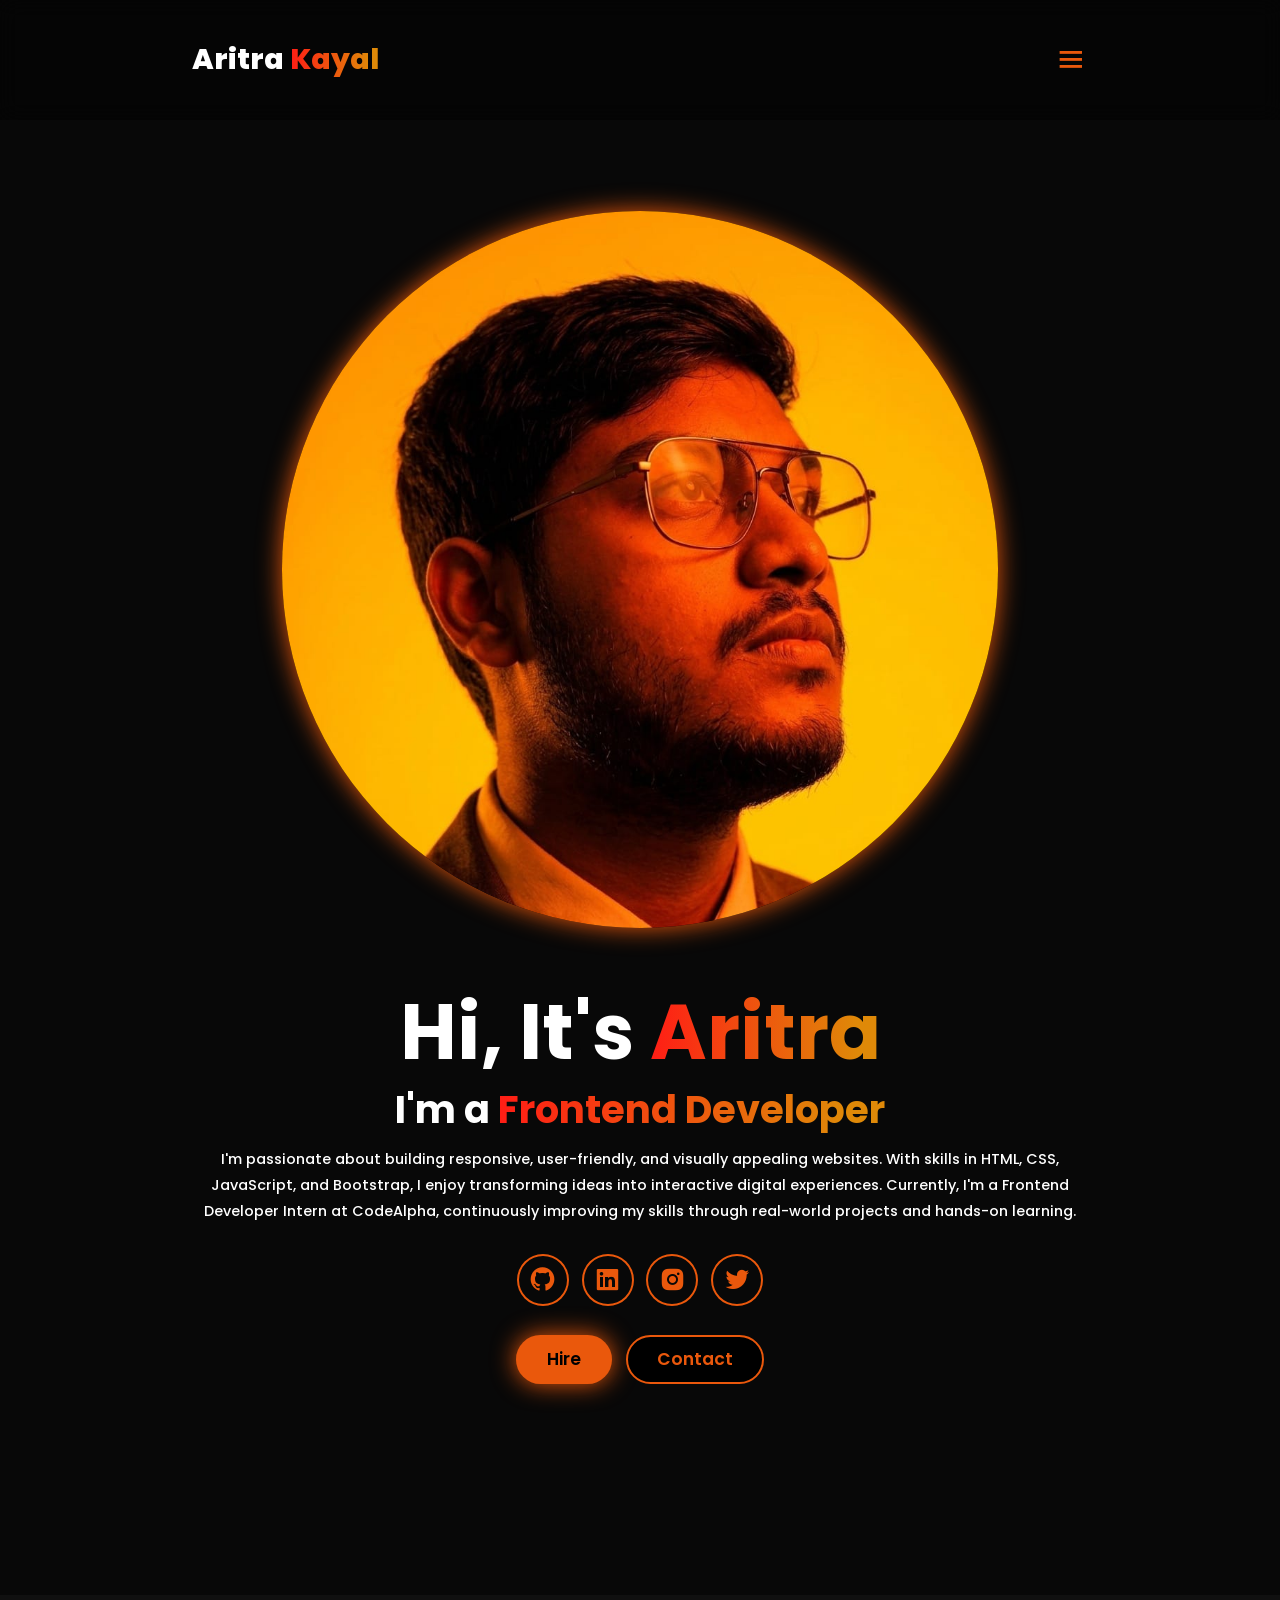
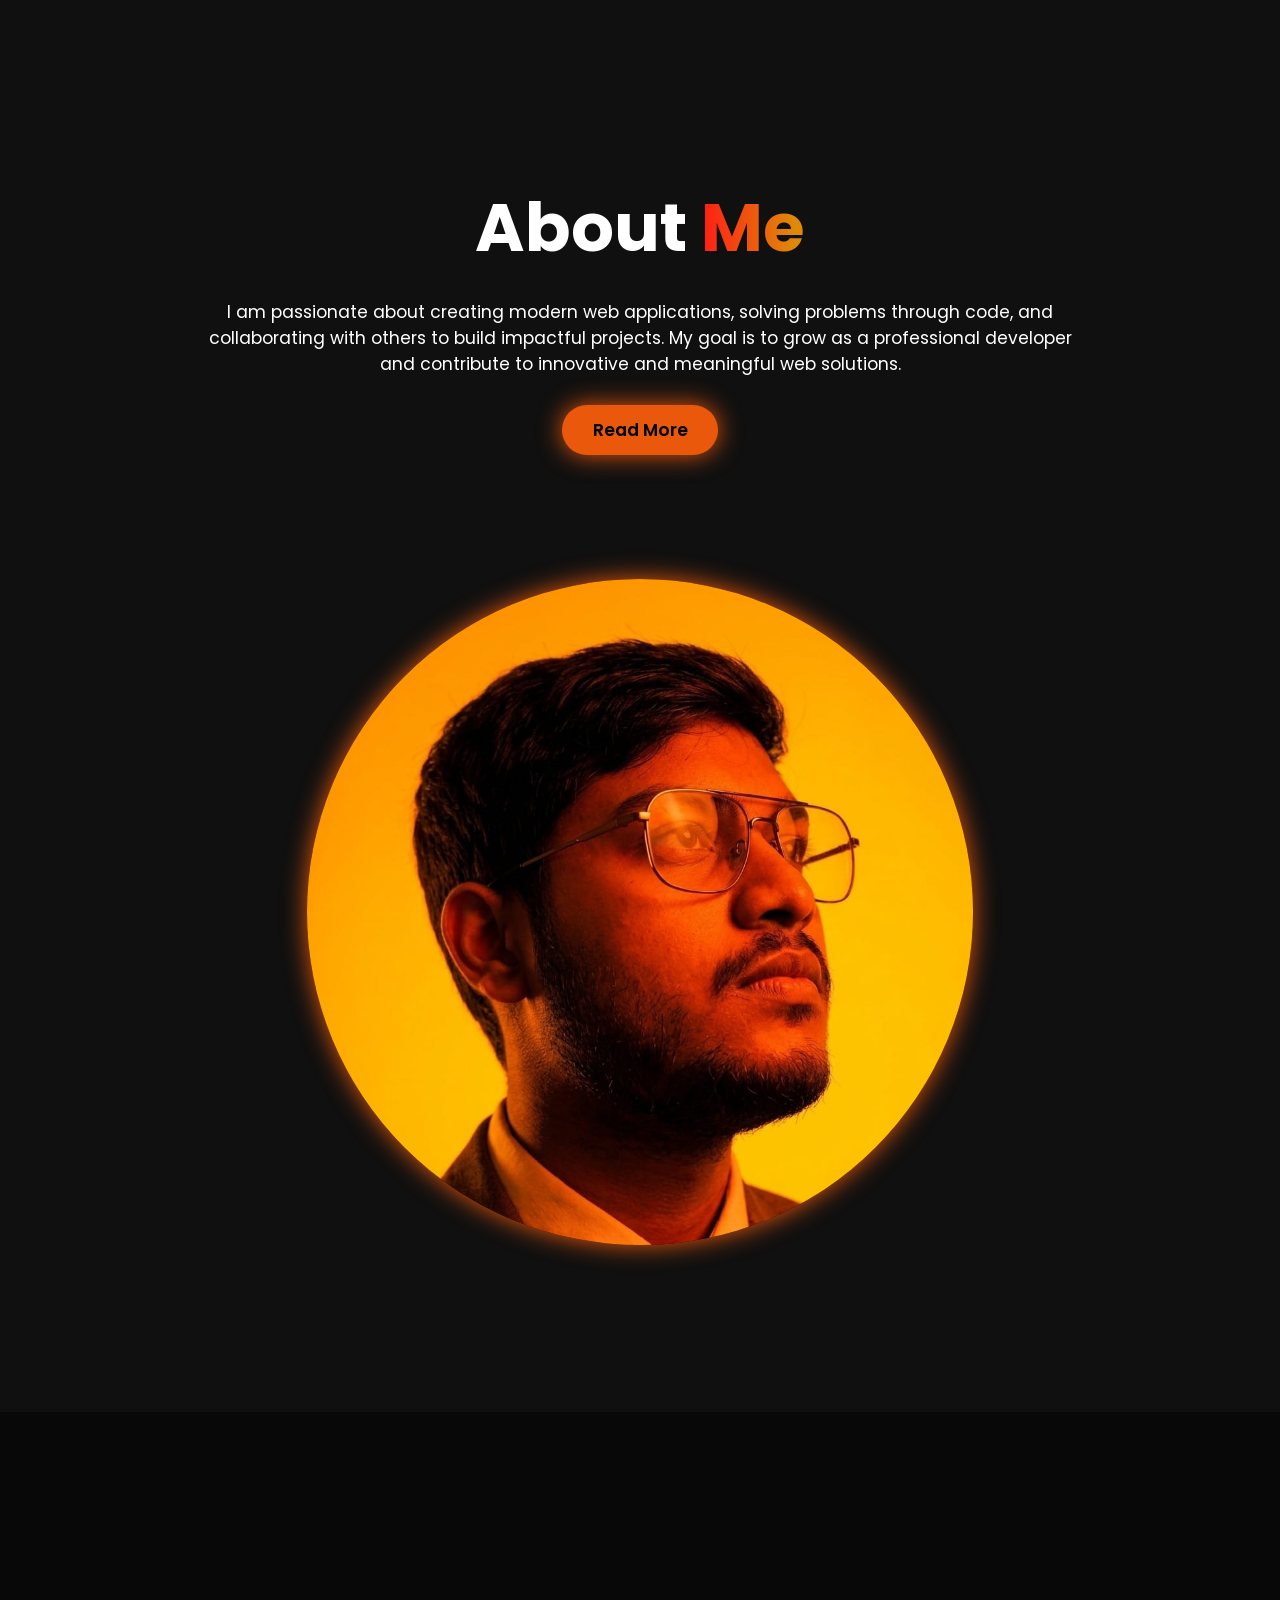
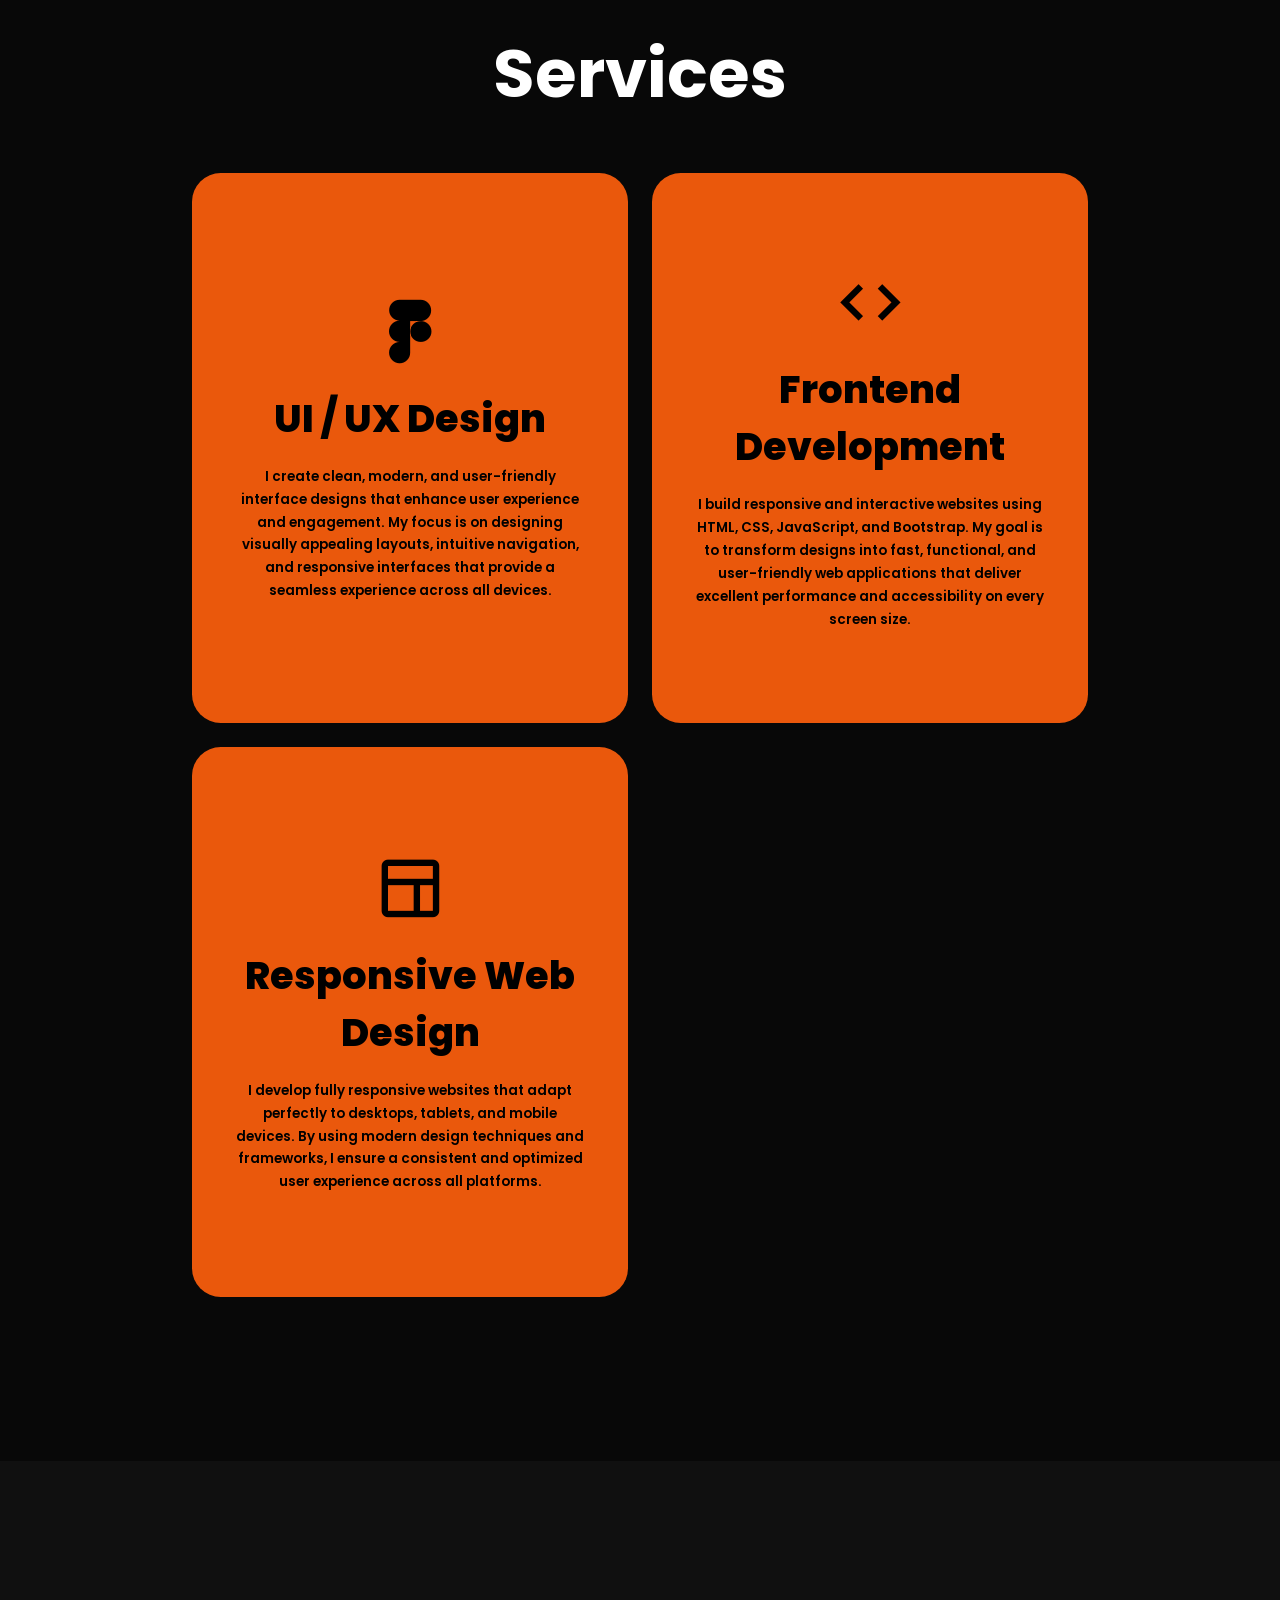
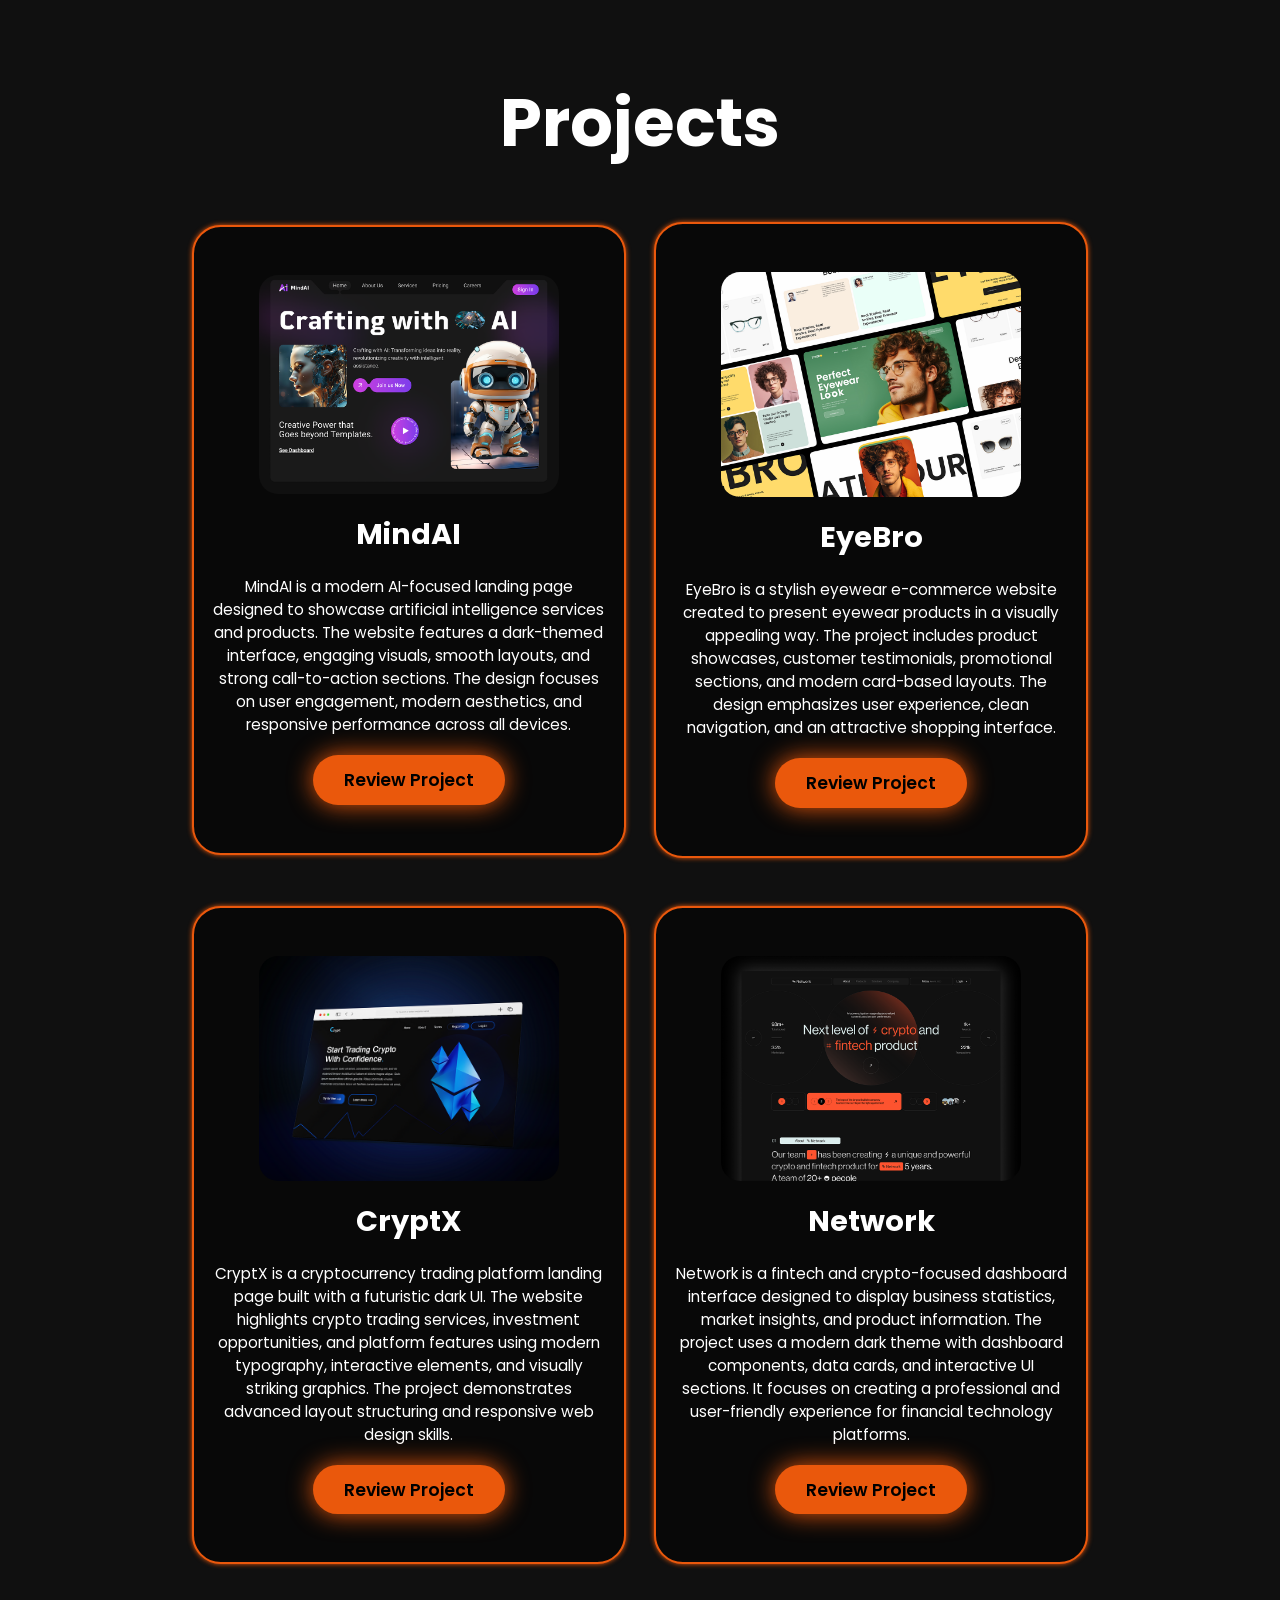
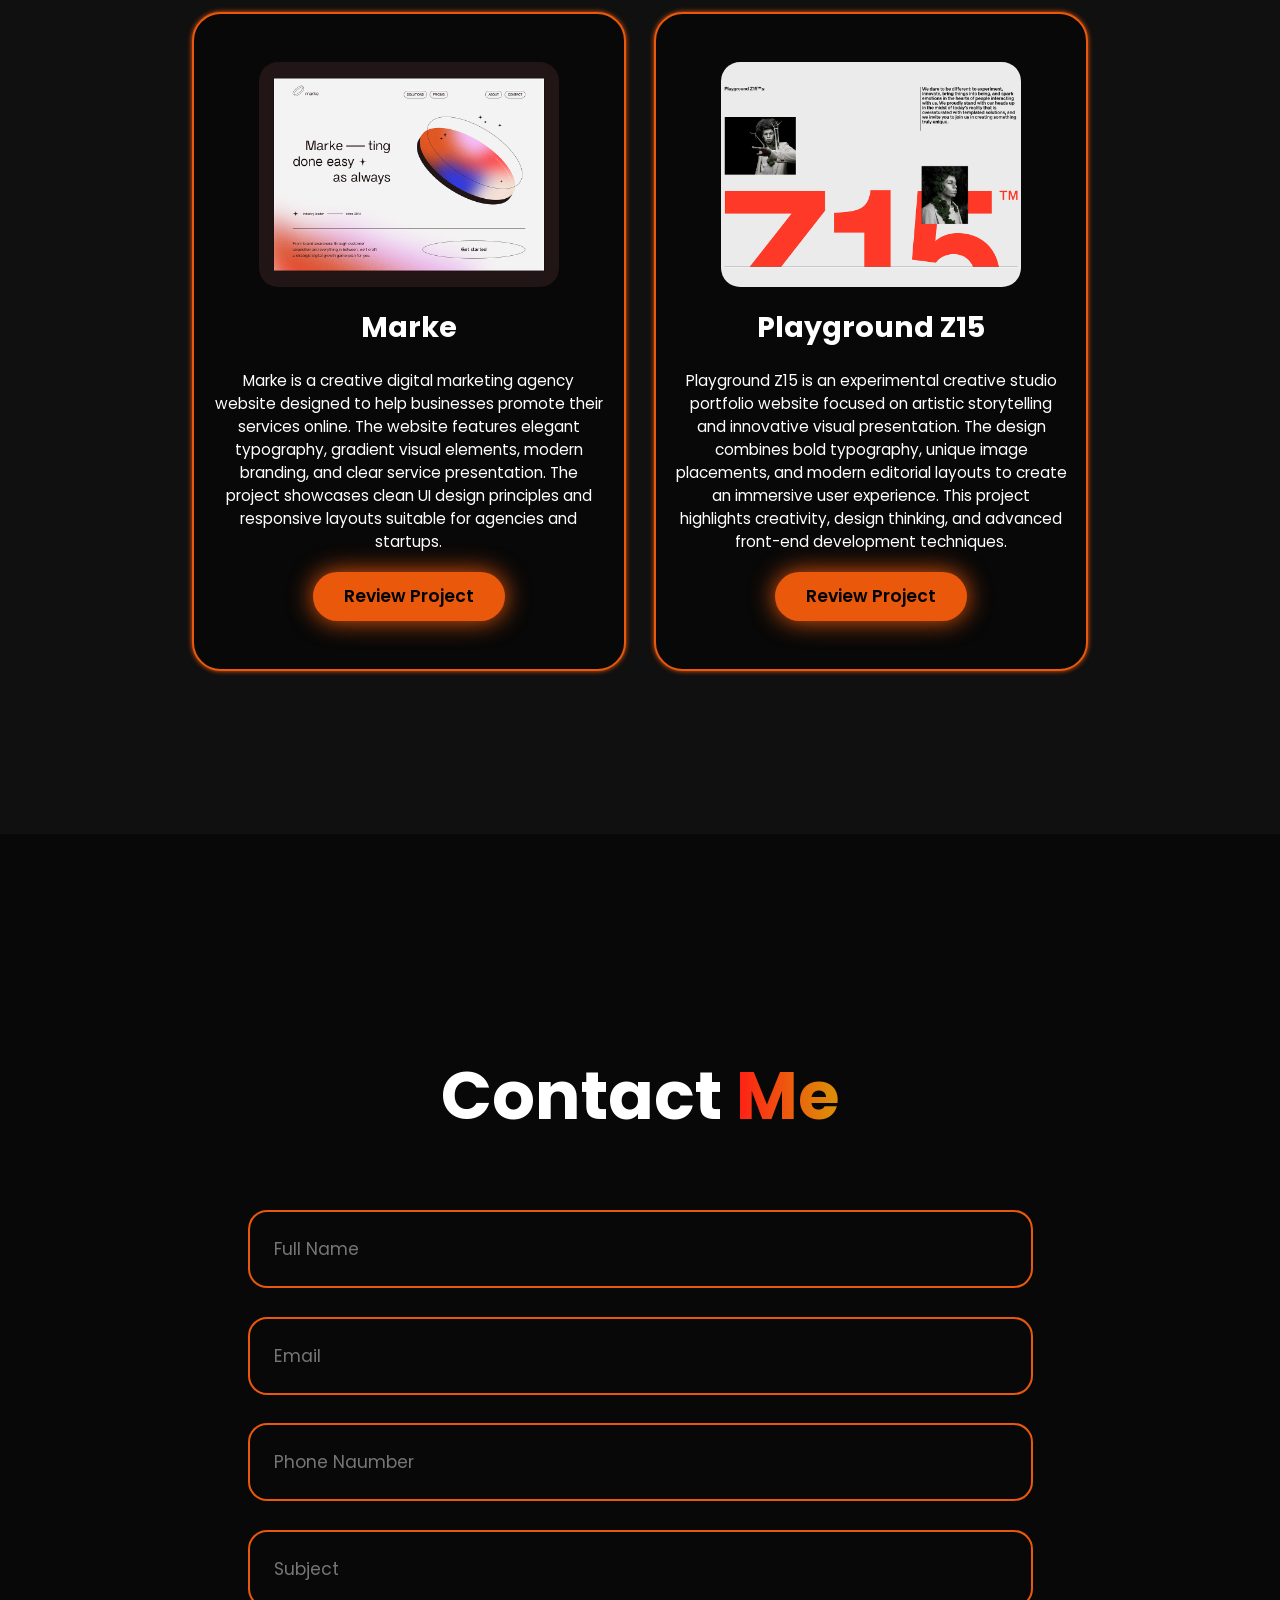
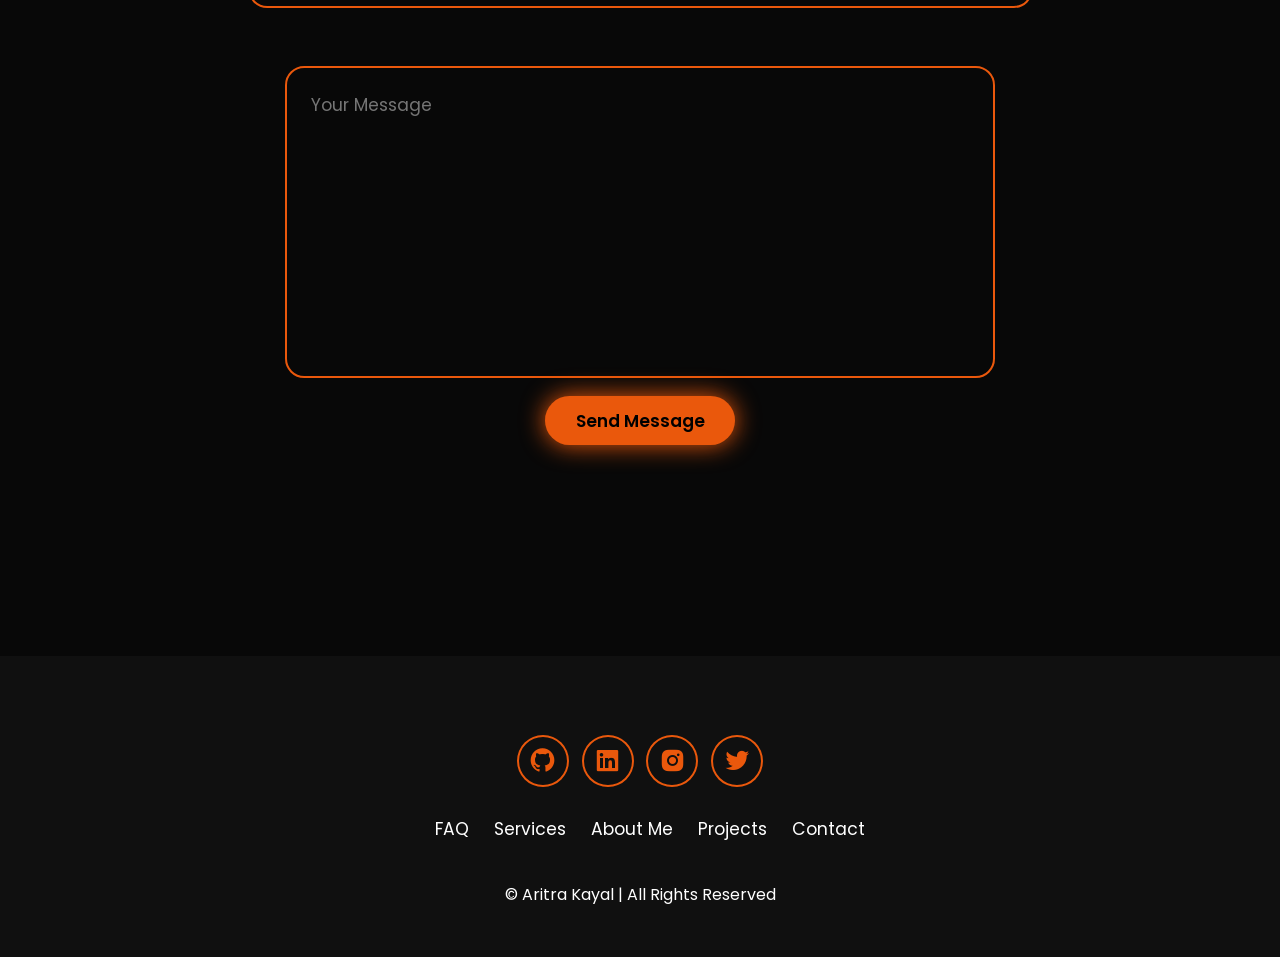
<file: CodeAlpha_Build_Your_Own_Portfolio_Site/index.html>
<!doctype html>
<html lang="en">
  <head>
    <meta charset="UTF-8" />
    <meta name="viewport" content="width=device-width, initial-scale=1.0" />
    <link rel="icon" href="assets/profileLogo1.jpeg" />
    <title>Aritra's Portfolio</title>
    <link rel="stylesheet" href="style.css" />
    <link
      href="https://unpkg.com/boxicons@2.1.4/css/boxicons.min.css"
      rel="stylesheet"
    />
    <link rel="preconnect" href="https://fonts.googleapis.com" />
    <link rel="preconnect" href="https://fonts.gstatic.com" crossorigin />
    <link
      href="https://fonts.googleapis.com/css2?family=Poppins:ital,wght@0,100;0,200;0,300;0,400;0,500;0,600;0,700;0,800;0,900;1,100;1,200;1,300;1,400;1,500;1,600;1,700;1,800;1,900&display=swap"
      rel="stylesheet"
    />
  </head>
  <body>
    <header>
      <a href="#home" class="logo"> Aritra <span>Kayal</span> </a>
      <i class="bx bx-menu" id="menu-icon"></i>
      <nav class="navbar">
        <a href="#home">Home</a>
        <a href="#about">About</a>
        <a href="#services">Services</a>
        <a href="#projects">Projects</a>
        <a href="#contact">Contact</a>
      </nav>
      <button class="gradient-btn">Contact Me</button>
    </header>
    <section class="home" id="home">
      <div class="home-content">
        <h1>Hi, It's <span>Aritra</span></h1>
        <h3>I'm a <span>Frontend Developer</span></h3>
        <p>
          I'm passionate about building responsive, user-friendly, and visually
          appealing websites. With skills in HTML, CSS, JavaScript, and
          Bootstrap, I enjoy transforming ideas into interactive digital
          experiences. Currently, I'm a Frontend Developer Intern at CodeAlpha,
          continuously improving my skills through real-world projects and
          hands-on learning.
        </p>
        <div class="social-icons">
          <a href="#">
            <i class="bx bxl-github"></i>
          </a>
          <a href="#">
            <i class="bx bxl-linkedin-square"></i>
          </a>
          <a href="#">
            <i class="bx bxl-instagram-alt"></i>
          </a>
          <a href="#">
            <i class="bx bxl-twitter"></i>
          </a>
        </div>
        <div class="btn-group">
          <a href="#" class="btn">Hire</a>
          <a href="#contact" class="btn">Contact</a>
        </div>
      </div>
      <div class="home-img">
        <img src="assets/image.jpeg" alt="profileImg" />
      </div>
    </section>
    <section class="about" id="about">
      <div class="about-img">
        <img src="assets/image.jpeg" alt="myphoto" />
      </div>
      <div class="about-content">
        <h2>About <span>Me</span></h2>
        <p>
          I am passionate about creating modern web applications, solving
          problems through code, and collaborating with others to build
          impactful projects. My goal is to grow as a professional developer and
          contribute to innovative and meaningful web solutions.
        </p>
        <a href="#" class="btn">Read More</a>
      </div>
    </section>
    <section class="services" id="services">
      <h2 class="heading">Services</h2>
      <div class="services-container">
        <div class="service-box">
          <div class="service-info">
            <i class="bx bxl-figma"></i>
            <h4>UI / UX Design</h4>
            <p>
              I create clean, modern, and user-friendly interface designs that
              enhance user experience and engagement. My focus is on designing
              visually appealing layouts, intuitive navigation, and responsive
              interfaces that provide a seamless experience across all devices.
            </p>
          </div>
        </div>
        <div class="service-box">
          <div class="service-info">
            <i class="bx bx-code"></i>
            <h4>Frontend Development</h4>
            <p>
              I build responsive and interactive websites using HTML, CSS,
              JavaScript, and Bootstrap. My goal is to transform designs into
              fast, functional, and user-friendly web applications that deliver
              excellent performance and accessibility on every screen size.
            </p>
          </div>
        </div>
        <div class="service-box">
          <div class="service-info">
            <i class="bx bx-layout"></i>
            <h4>Responsive Web Design</h4>
            <p>
              I develop fully responsive websites that adapt perfectly to
              desktops, tablets, and mobile devices. By using modern design
              techniques and frameworks, I ensure a consistent and optimized
              user experience across all platforms.
            </p>
          </div>
        </div>
      </div>
    </section>
    <section class="projects" id="projects">
      <h2 class="heading">Projects</h2>
      <div class="projects-box">
        <div class="project-card">
          <img src="assets/projectImg1.png" alt="project1" />
          <h3>MindAI</h3>
          <p>
            MindAI is a modern AI-focused landing page designed to showcase
            artificial intelligence services and products. The website features
            a dark-themed interface, engaging visuals, smooth layouts, and
            strong call-to-action sections. The design focuses on user
            engagement, modern aesthetics, and responsive performance across all
            devices.
          </p>
          <div class="btn">Review Project</div>
        </div>
        <div class="project-card">
          <img src="assets/projectImg2.png" alt="project1" />
          <h3>EyeBro</h3>
          <p>
            EyeBro is a stylish eyewear e-commerce website created to present
            eyewear products in a visually appealing way. The project includes
            product showcases, customer testimonials, promotional sections, and
            modern card-based layouts. The design emphasizes user experience,
            clean navigation, and an attractive shopping interface.
          </p>
          <div class="btn">Review Project</div>
        </div>
        <div class="project-card">
          <img src="assets/projectImg3.png" alt="project1" />
          <h3>CryptX</h3>
          <p>
            CryptX is a cryptocurrency trading platform landing page built with
            a futuristic dark UI. The website highlights crypto trading
            services, investment opportunities, and platform features using
            modern typography, interactive elements, and visually striking
            graphics. The project demonstrates advanced layout structuring and
            responsive web design skills.
          </p>
          <div class="btn">Review Project</div>
        </div>
        <div class="project-card">
          <img src="assets/projectImg4.png" alt="project1" />
          <h3>Network</h3>
          <p>
            Network is a fintech and crypto-focused dashboard interface designed
            to display business statistics, market insights, and product
            information. The project uses a modern dark theme with dashboard
            components, data cards, and interactive UI sections. It focuses on
            creating a professional and user-friendly experience for financial
            technology platforms.
          </p>
          <div class="btn">Review Project</div>
        </div>
        <div class="project-card">
          <img src="assets/projectImg5.png" alt="project1" />
          <h3>Marke</h3>
          <p>
            Marke is a creative digital marketing agency website designed to
            help businesses promote their services online. The website features
            elegant typography, gradient visual elements, modern branding, and
            clear service presentation. The project showcases clean UI design
            principles and responsive layouts suitable for agencies and
            startups.
          </p>
          <div class="btn">Review Project</div>
        </div>
        <div class="project-card">
          <img src="assets/projectImg6.png" alt="project1" />
          <h3>Playground Z15</h3>
          <p>
            Playground Z15 is an experimental creative studio portfolio website
            focused on artistic storytelling and innovative visual presentation.
            The design combines bold typography, unique image placements, and
            modern editorial layouts to create an immersive user experience.
            This project highlights creativity, design thinking, and advanced
            front-end development techniques.
          </p>
          <div class="btn">Review Project</div>
        </div>
      </div>
    </section>
    <section class="contact" id="contact">
      <h2 class="heading">Contact <span>Me</span></h2>
      <form action="#">
        <div class="input-group">
          <div class="input-box">
            <input type="text" placeholder="Full Name" />
            <input type="email" placeholder="Email" />
          </div>
          <div class="input-box">
            <input type="number" placeholder="Phone Naumber" />
            <input type="text" placeholder="Subject" />
          </div>
        </div>
        <div class="input-group-2">
          <textarea placeholder="Your Message" cols="30" rows="10"></textarea>
          <input type="submit" value="Send Message" class="btn" />
        </div>
      </form>
    </section>
    <footer class="footer">
      <div class="social-icons">
        <a href="#">
          <i class="bx bxl-github"></i>
        </a>
        <a href="#">
          <i class="bx bxl-linkedin-square"></i>
        </a>
        <a href="#">
          <i class="bx bxl-instagram-alt"></i>
        </a>
        <a href="#">
          <i class="bx bxl-twitter"></i>
        </a>
      </div>
      <ul class="list">
        <li>
          <a href="#">FAQ</a>
        </li>
        <li>
          <a href="#services">Services</a>
        </li>
        <li>
          <a href="#about">About Me</a>
        </li>
        <li>
          <a href="#projects">Projects</a>
        </li>
        <li>
          <a href="#contact">Contact</a>
        </li>
      </ul>
      <p class="copyright">© Aritra Kayal | All Rights Reserved</p>
    </footer>
    <script src="script.js"></script>
  </body>
</html>
</file>
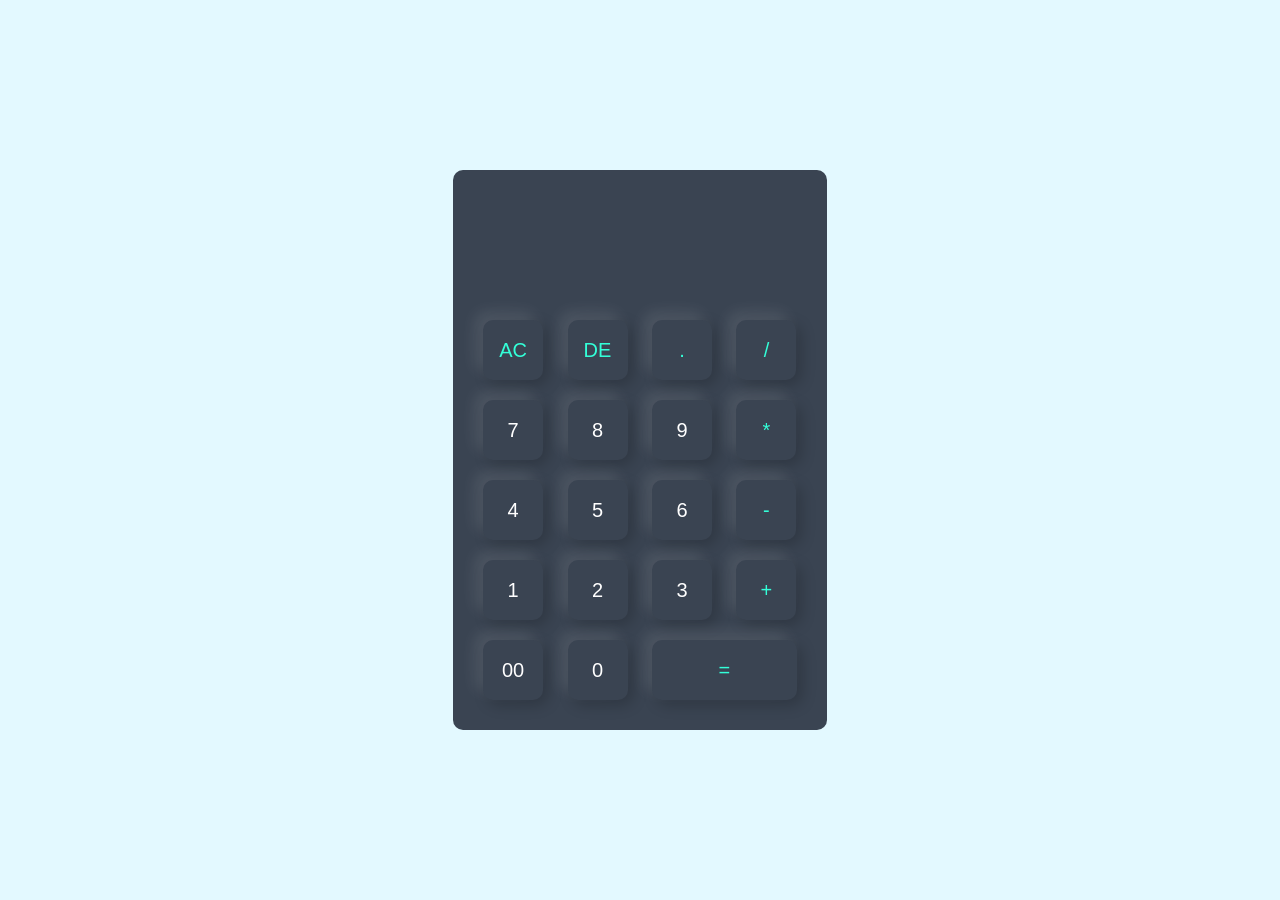
<file: CodeAlpha_Build_a_Calculator/.dist/index.html>
<!doctype html>
<html lang="en">
  <head>
    <meta charset="UTF-8" />
    <meta name="viewport" content="width=device-width, initial-scale=1.0" />
    <title>Claculator</title>
    <link rel="stylesheet" href="style.css" />
  </head>
  <body>
    <div class="container">
      <div class="calculator">
        <form>
          <div class="display">
            <input type="text" name="display" />
          </div>
          <div>
            <input
              type="button"
              value="AC"
              onclick="display.value = ''"
              class="operator"
            />
            <input
              type="button"
              value="DE"
              onclick="display.value = display.value.toString().slice(0, -1)"
              class="operator"
            />
            <input
              type="button"
              value="."
              onclick="display.value += '.'"
              class="operator"
            />
            <input
              type="button"
              value="/"
              onclick="display.value += '/'"
              class="operator"
            />
          </div>
          <div>
            <input type="button" value="7" onclick="display.value += '7'" />
            <input type="button" value="8" onclick="display.value += '8'" />
            <input type="button" value="9" onclick="display.value += '9'" />
            <input
              type="button"
              value="*"
              onclick="display.value += '*'"
              class="operator"
            />
          </div>
          <div>
            <input type="button" value="4" onclick="display.value += '4'" />
            <input type="button" value="5" onclick="display.value += '5'" />
            <input type="button" value="6" onclick="display.value += '6'" />
            <input
              type="button"
              value="-"
              onclick="display.value += '-'"
              class="operator"
            />
          </div>
          <div>
            <input type="button" value="1" onclick="display.value += '1'" />
            <input type="button" value="2" onclick="display.value += '2'" />
            <input type="button" value="3" onclick="display.value += '3'" />
            <input
              type="button"
              value="+"
              onclick="display.value += '+'"
              class="operator"
            />
          </div>
          <div>
            <input type="button" value="00" onclick="display.value += '00'" />
            <input type="button" value="0" onclick="display.value += '0'" />
            <input
              type="button"
              value="="
              class="equal operator"
              onclick="display.value = eval(display.value)"
            />
          </div>
        </form>
      </div>
    </div>
  </body>
</html>
</file>
<file: CodeAlpha_Build_Your_Own_Portfolio_Site/style.css>
* {
  margin: 0;
  padding: 0;
  box-sizing: border-box;
  text-decoration: none;
  scroll-behavior: smooth;
  font-family: "Poppins", sans-serif;
}
:root {
  --bg-color: #080808;
  --second-bg-color: #101010;
  --text-color: white;
  --main-color: #ea580c;
}
html {
  font-size: 60%;
  overflow-x: hidden;
}

body {
  background: var(--bg-color);
  color: var(--text-color);
}

header {
  position: fixed;
  width: 100%;
  top: 0;
  left: 0;
  padding: 4rem 15%;
  background: rgba(0, 0, 0, 0.3);
  backdrop-filter: blur(10px);
  display: flex;
  justify-content: space-between;
  align-items: center;
  z-index: 1000;
}
#menu-icon {
  font-size: 3.5rem;
  color: var(--main-color);
  display: none;
}

.logo {
  font-size: 3rem;
  color: var(--text-color);
  font-weight: 800;
  cursor: pointer;
  transition: 0.3s ease-in-out;
}

.logo:hover {
  transform: scale(1.1);
}

span {
  background: linear-gradient(270deg, #df8908 10%, #ff1d15 100%);
  background-clip: text;
  color: transparent;
}

.navbar a {
  font-size: 1.8rem;
  color: var(--text-color);
  margin-left: 4rem;
  font-weight: 500;
  transition: 0.3s ease-in-out;
  border-bottom: 3px solid transparent;
}

.navbar a:hover {
  color: var(--main-color);
  border-bottom: 3px solid var(--main-color);
}

.gradient-btn {
  border: none;
  font-size: 1.8rem;
  padding: 1rem 2rem;
  border-radius: 3rem;
  background: linear-gradient(270deg, #df8908 10%, #ff1d15 100%);
  letter-spacing: 1px;
  cursor: pointer;
  transition: 0.3s ease-in-out;
  color: var(--text-color);
  text-wrap: nowrap;
}

.gradient-btn:hover {
  transform: scale(1.05);
}

section {
  min-height: 100vh;
  padding: 17rem 15%;
}

.home {
  display: flex;
  align-items: center;
  justify-content: center;
  gap: 15rem;
}

.home-content {
  display: flex;
  flex-direction: column;
  align-items: flex-end;
  text-align: right;
}

.home-content h1 {
  font-size: 8rem;
  font-weight: 700;
  margin-top: 1.5rem;
  line-height: 1;
}

.home-content h3 {
  margin: 1rem 0;
  font-size: 4rem;
}

.home-content p {
  font-size: 1.5rem;
  font-weight: 500;
  line-height: 1.8;
}

.home-img img {
  width: 27.5vw;
  border-radius: 50%;
  box-shadow: 0 0 25px var(--main-color);
  transition: 0.4s ease-in-out;
}

.home-img img:hover {
  box-shadow:
    0 0 25px var(--main-color),
    0 0 50px var(--main-color),
    0 0 100px var(--main-color);
}

.social-icons a {
  display: inline-flex;
  align-items: center;
  justify-content: center;
  font-size: 3rem;
  padding: 1rem;
  background: transparent;
  border: 2px solid var(--main-color);
  border-radius: 50%;
  margin: 3rem 0.5rem;
  transition: 0.3s ease-in-out;
  color: var(--main-color);
}

.social-icons a:hover {
  color: var(--text-color);
  background-color: var(--main-color);
  transform: scale(1.2) translateY(-5px);
  box-shadow: 0 0 25px var(--main-color);
}

.btn-group {
  display: flex;
  gap: 1.5rem;
}

.btn {
  display: inline-block;
  padding: 1rem 3rem;
  background-color: var(--main-color);
  box-shadow: 0 0 25px var(--main-color);
  border-radius: 3rem;
  font-size: 1.8rem;
  color: black;
  border: 2px solid transparent;
  font-weight: 600;
  transition: 0.3s ease-in-out;
}

.btn:hover {
  transform: scale(1.05);
  box-shadow:
    0 0 25px var(--main-color),
    0 0 50px var(--main-color);
}

.btn-group a:nth-of-type(2) {
  background-color: black;
  color: var(--main-color);
  border: 2px solid var(--main-color);
  box-shadow: 0 0 25px transparent;
}

.btn-group a:nth-of-type(2):hover {
  box-shadow: 0 0 50px var(--main-color);
  background-color: var(--main-color);
  color: black;
}

.about {
  display: flex;
  justify-content: center;
  align-items: center;
  gap: 10rem;
  background: var(--second-bg-color);
}

.about-img img {
  width: 32vw;
  border-radius: 50%;
  box-shadow: 0 0 25px var(--main-color);
  transition: 0.4s ease-in-out;
}

.about-img img:hover {
  box-shadow:
    0 0 25px var(--main-color),
    0 0 50px var(--main-color),
    0 0 100px var(--main-color);
}

.about-content h2 {
  font-size: 7rem;
  text-align: left;
}

.about-content p {
  font-size: 1.8rem;
}

.about-content .btn {
  margin: 3rem 0;
}

::-webkit-scrollbar {
  width: 15px;
}

::-webkit-scrollbar-thumb {
  background-color: var(--main-color);
}

::-webkit-scrollbar-track {
  background-color: var(--bg-color);
}

.heading {
  text-align: center;
  font-size: 7rem;
  margin: 5rem 0;
}

.services {
  background-color: var(--bg-color);
  color: black;
}

.services h2 {
  color: var(--text-color);
}

.services-container {
  display: grid;
  grid-template-columns: repeat(auto-fit, minmax(300px, 1fr));
  align-items: center;
  gap: 2.5rem;
}

.service-box {
  display: flex;
  justify-content: center;
  align-items: center;
  background-color: var(--main-color);
  height: 550px;
  border-radius: 3rem;
  cursor: pointer;
  border: 5px solid transparent;
  transition: 0.3s ease-in-out;
}

.service-box:hover {
  background-color: var(--second-bg-color);
  color: var(--main-color);
  border: 5px solid var(--main-color);
  transform: scale(1.03);
}

.service-info {
  display: flex;
  flex-direction: column;
  text-align: center;
  justify-content: center;
  align-items: center;
  padding: 5rem 4rem;
}

.service-info h4 {
  font-size: 4rem;
  margin: 2rem 0;
  font-weight: 800;
}

.service-info p {
  font-size: 1.4rem;
  font-weight: 600;
  line-height: 1.7;
}

.service-info i {
  font-size: 8rem;
}

.projects {
  background-color: var(--second-bg-color);
}

.projects-box {
  display: grid;
  grid-template-columns: repeat(auto-fit, minmax(350px, 1fr));
  place-items: center;
  gap: 3rem;
  row-gap: 5rem;
}

.project-card {
  display: flex;
  flex-direction: column;
  align-items: center;
  justify-content: center;
  text-align: center;
  background-color: var(--bg-color);
  border: 2px solid var(--main-color);
  border-radius: 3rem;
  gap: 2rem;
  padding: 5rem 2rem;
  overflow: hidden;
  cursor: pointer;
  box-shadow: 0 0 5px var(--main-color);
  transition: 0.3s ease-in-out;
}

.project-card:hover {
  box-shadow:
    0 0 25px var(--main-color),
    0 0 50px var(--main-color);
  transform: scale(1.02);
}

.project-card img {
  max-width: 300px;
  border-radius: 2rem;
  object-fit: cover;
}

.project-card h3 {
  font-size: 3rem;
}

.project-card p {
  font-size: 1.6rem;
}

.contact {
  background-color: var(--bg-color);
}

.contact h2 {
  margin-bottom: 3rem;
  color: var(--text-color);
}

.contact form {
  display: flex;
  align-items: center;
  justify-content: center;
  gap: 3rem;
  margin: 5rem 0;
  text-align: center;
}

.contact form .input-box input,
.contact form textarea {
  width: 100%;
  padding: 2.5rem;
  font-size: 1.8rem;
  color: var(--text-color);
  background-color: var(--bg-color);
  border-radius: 2rem;
  border: 2px solid var(--main-color);
  margin: 1.5rem 0;
  resize: none;
}

.footer {
  background-color: var(--second-bg-color);
  padding: 50px 0;
}

.footer .social-icons {
  text-align: center;
}

.footer ul {
  text-align: center;
  font-size: 1.8rem;
}

.footer ul li {
  display: inline-block;
  margin-left: 20px;
}

.footer ul li a {
  color: white;
  border-bottom: 3px solid transparent;
  transition: 0.3s ease-in-out;
}

.footer ul li a:hover {
  border-bottom: 3px solid var(--main-color);
}

.footer .copyright {
  text-align: center;
  margin-top: 40px;
  font-size: 16px;
}

@media (max-width: 1285px) {
  #menu-icon {
    display: block;
  }
  .navbar {
    position: absolute;
    top: 100%;
    right: 0;
    width: 50%;
    padding: 1rem 3rem;
    background: rgba(0, 0, 0, 0.8);
    border-bottom-left-radius: 2rem;
    border-left: 2px solid var(--main-color);
    border-bottom: 2px solid var(--main-color);
    display: none;
  }
  .navbar a {
    display: block;
    font-size: 2rem;
    margin: 3rem 0;
    color: var(--text-color);
  }
  .navbar.active {
    display: block;
  }
  .gradient-btn {
    display: none;
  }
  .home {
    flex-direction: column-reverse;
    margin: 5rem 0;
    gap: 5rem;
  }
  .home-content {
    align-items: center;
    text-align: center;
  }
  .home-img img {
    width: 56vw;
  }
  .about {
    flex-direction: column-reverse;
    text-align: center;
  }
  .about h2 {
    text-align: center;
    margin: 2rem 0;
  }
  .about img {
    width: 52vw;
  }
  .contact form {
    flex-direction: column;
  }
}
</file>
<file: CodeAlpha_Build_a_Calculator/.dist/style.css>
* {
  margin: 0;
  padding: 0;
  font-family: "Poppines", sans-serif;
  box-sizing: border-box;
}

.container {
  width: 100%;
  height: 100vh;
  background: #e3f9ff;
  display: flex;
  align-items: center;
  justify-content: center;
}

.calculator {
  background: #3a4452;
  padding: 20px;
  border-radius: 10px;
}

.calculator form input {
  border: none;
  outline: 0;
  width: 60px;
  height: 60px;
  border-radius: 10px;
  box-shadow:
    -8px -8px 15px rgba(255, 255, 255, 0.1),
    5px 5px 15px rgba(0, 0, 0, 0.2);
  background: transparent;
  font-size: 20px;
  color: #fff;
  cursor: pointer;
  margin: 10px;
}

form .display {
  display: flex;
  justify-content: flex-end;
  margin: 20px 0;
}

form .display input {
  text-align: right;
  flex: 1;
  font-size: 45px;
  box-shadow: none;
}

.calculator form input.equal {
  width: 145px;
}

form input.operator {
  color: #33ffd8;
}
</file>
